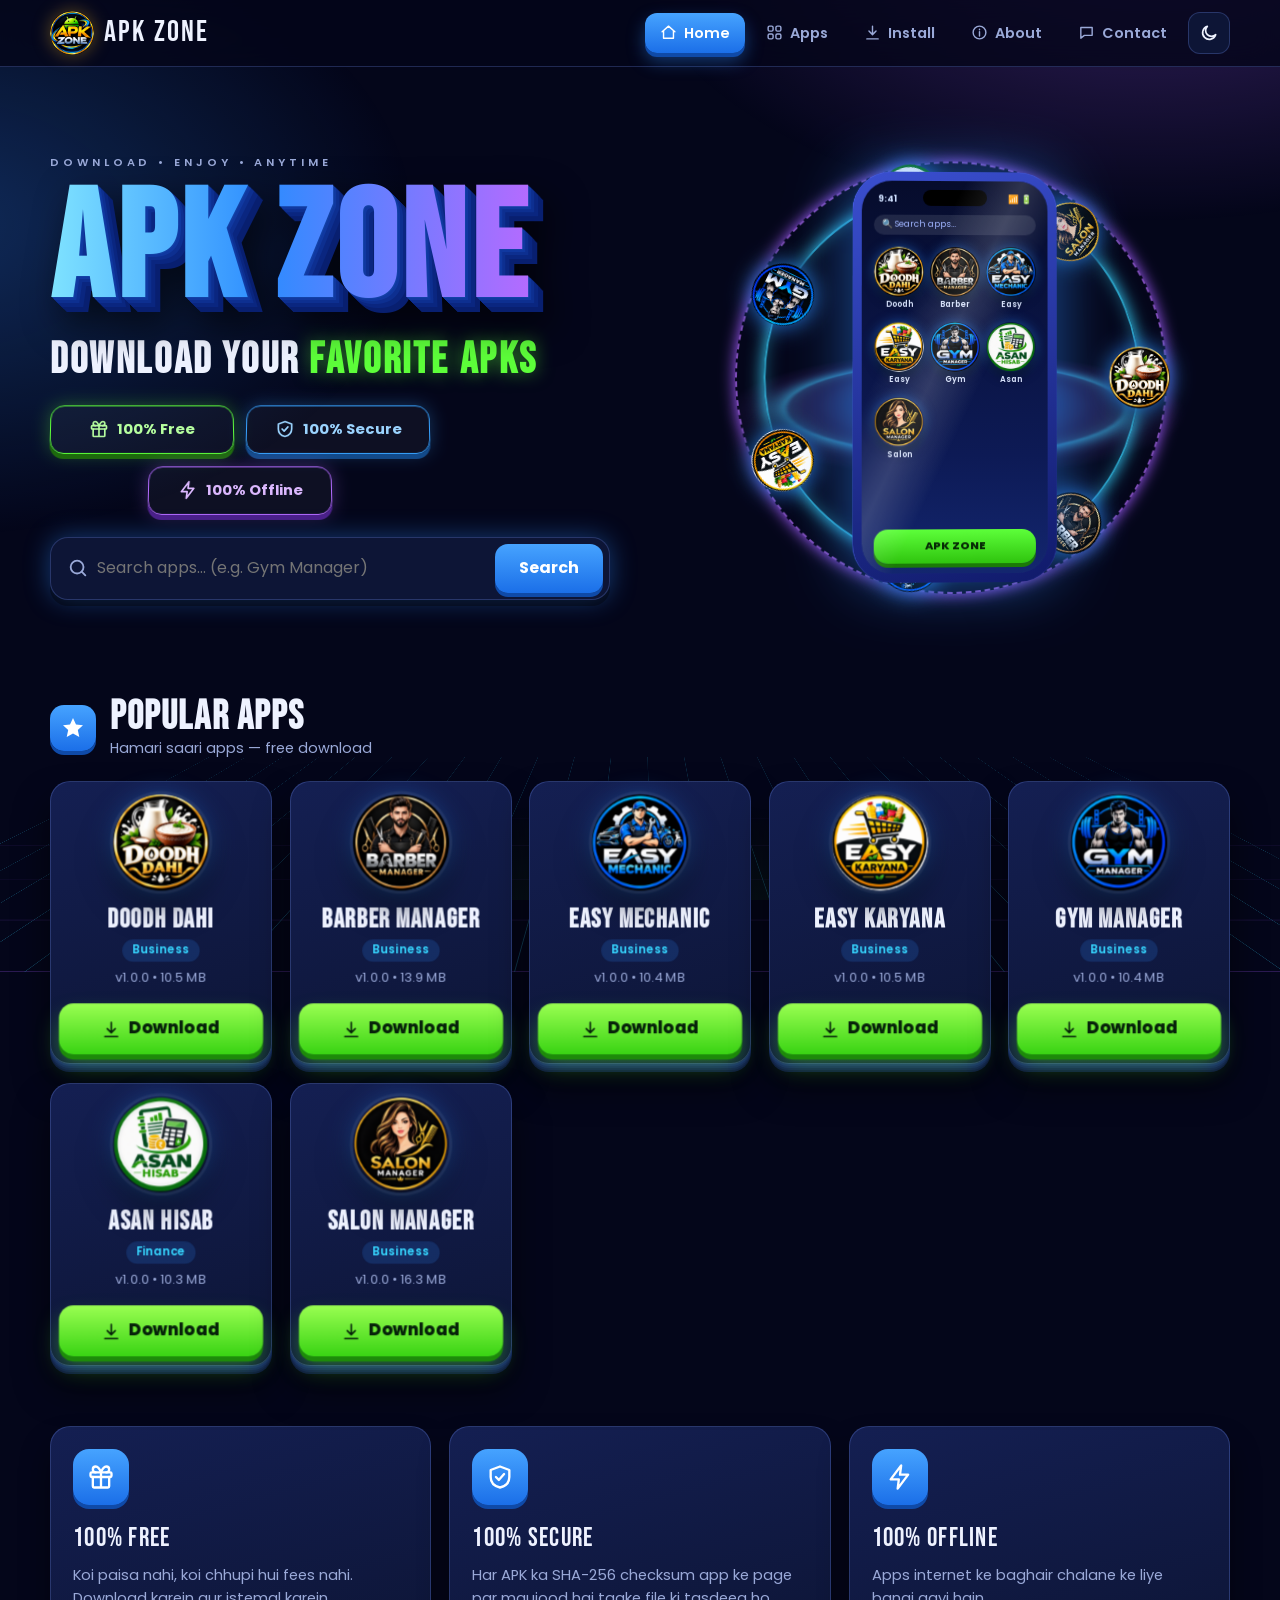
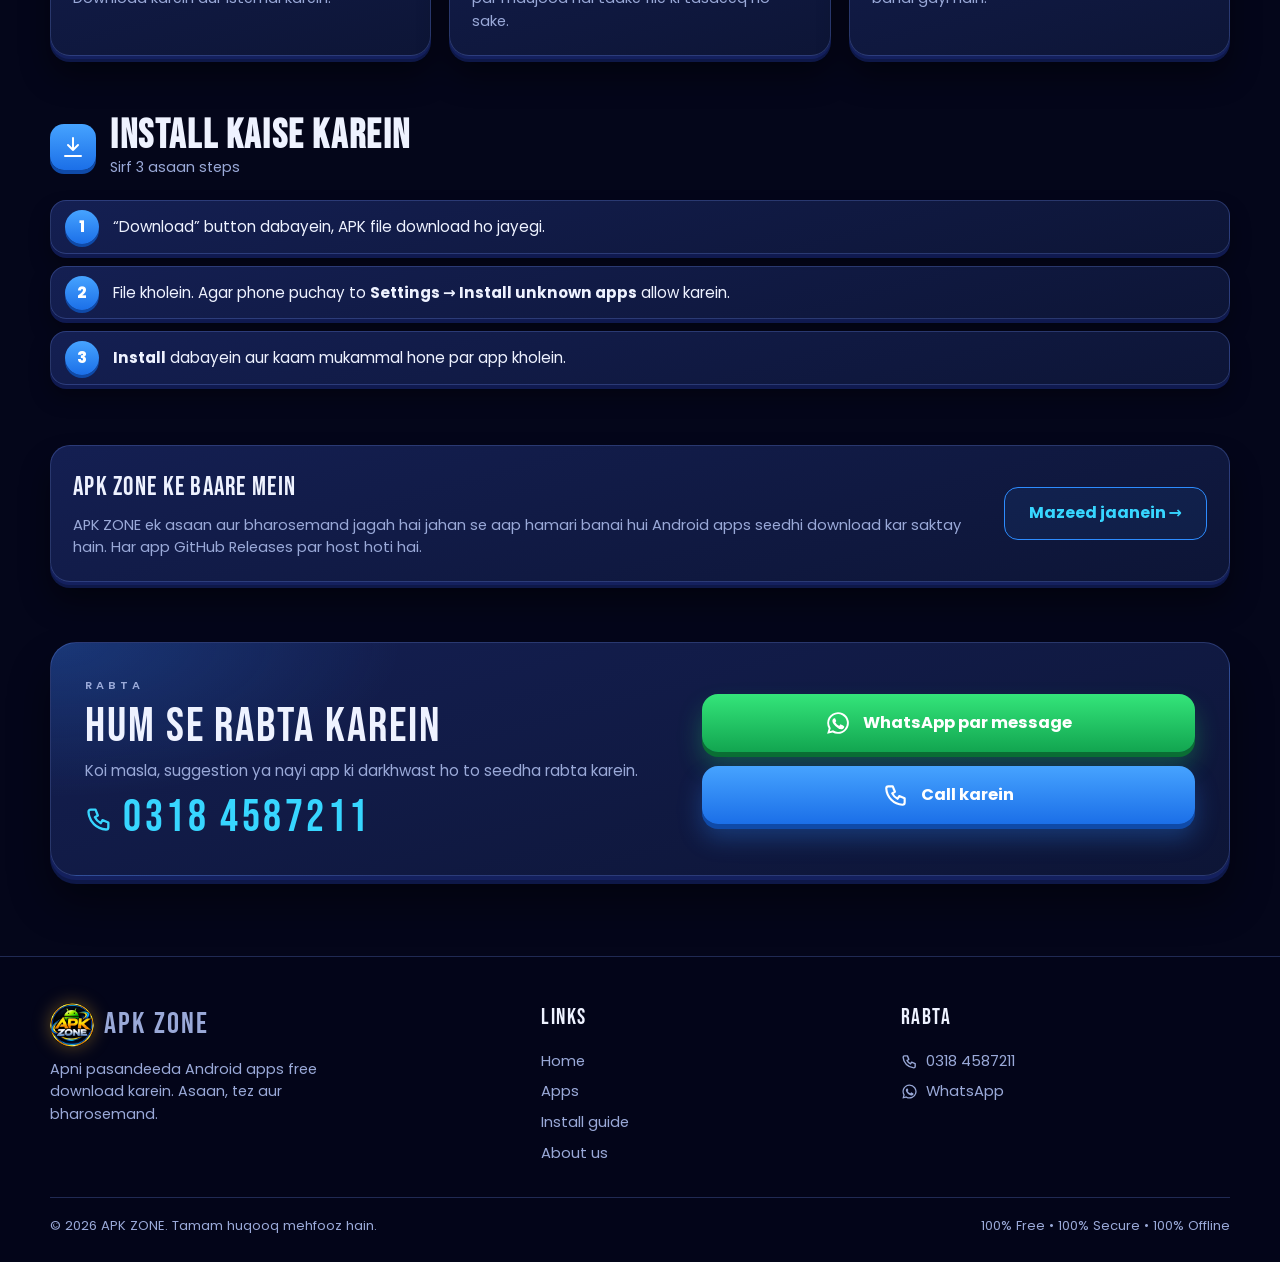
<file: index.html>
<!doctype html>
<html lang="ur-Latn">
<head>
<title>APK ZONE – Download Your Favorite APKs</title>
<meta name="description" content="APK ZONE par apni pasandeeda Android apps free download karein. 100% Free, Secure aur Offline.">
<meta charset="utf-8"><meta name="viewport" content="width=device-width,initial-scale=1">
<meta name="theme-color" content="#050816">
<link rel="icon" href="favicon.png" type="image/png">
<link rel="preconnect" href="https://fonts.googleapis.com"><link rel="preconnect" href="https://fonts.gstatic.com" crossorigin>
<link href="https://fonts.googleapis.com/css2?family=Bebas+Neue&family=Poppins:wght@400;500;600;700&display=swap" rel="stylesheet">
<link rel="stylesheet" href="style.css">
</head>
<body data-page="home">
<main>
<div class="wrap">
  <div class="hero">
    <div class="hero-text">
      <p class="tag">Download • Enjoy • Anytime</p>
      <h1><span class="grad">APK ZONE</span></h1>
      <h2>Download Your <em>Favorite APKs</em></h2>
      <div class="pills"><span class="pill free"><i data-ic="gift"></i>100% Free</span><span class="pill sec"><i data-ic="shield"></i>100% Secure</span><span class="pill off"><i data-ic="bolt"></i>100% Offline</span></div>
      <form class="search" id="sform" role="search"><i data-ic="search"></i><input id="q" type="search" placeholder="Search apps… (e.g. Gym Manager)" aria-label="Search apps"><button>Search</button></form>
    </div>
    <div class="stage" id="stage"><div class="scene"><div class="floor"></div>
      <div class="rig" id="rig"><div class="orbit" id="orbit"></div><div class="phone3d" id="phone"></div></div></div></div>
  </div>

  <section id="apps">
    <div class="sec-head"><span class="star"><i data-ic="star"></i></span><div><h2>Popular Apps</h2><p>Hamari saari apps — free download</p></div></div>
    <div class="grid" id="grid"></div>
  </section>

  <section>
    <div class="feat">
      <div class="box"><div class="ic"><i data-ic="gift"></i></div><h3>100% Free</h3><p>Koi paisa nahi, koi chhupi hui fees nahi. Download karein aur istemal karein.</p></div>
      <div class="box"><div class="ic"><i data-ic="shield"></i></div><h3>100% Secure</h3><p>Har APK ka SHA-256 checksum app ke page par maujood hai taake file ki tasdeeq ho sake.</p></div>
      <div class="box"><div class="ic"><i data-ic="bolt"></i></div><h3>100% Offline</h3><p>Apps internet ke baghair chalane ke liye banai gayi hain.</p></div>
    </div>
  </section>

  <section id="install"><div class="sec-head"><span class="star"><i data-ic="steps"></i></span><div><h2>Install kaise karein</h2><p>Sirf 3 asaan steps</p></div></div><div id="steps"></div></section>

  <section id="about"><div class="box about-teaser"><div><h3>APK ZONE ke baare mein</h3>
    <p>APK ZONE ek asaan aur bharosemand jagah hai jahan se aap hamari banai hui Android apps seedhi download kar saktay hain. Har app GitHub Releases par host hoti hai.</p></div>
    <a class="btn ghost" href="about.html">Mazeed jaanein →</a></div></section>

  <section id="contact"><div id="contact-box"></div></section>
</div>
</main>
<script src="main.js"></script>
</body></html>
</file>
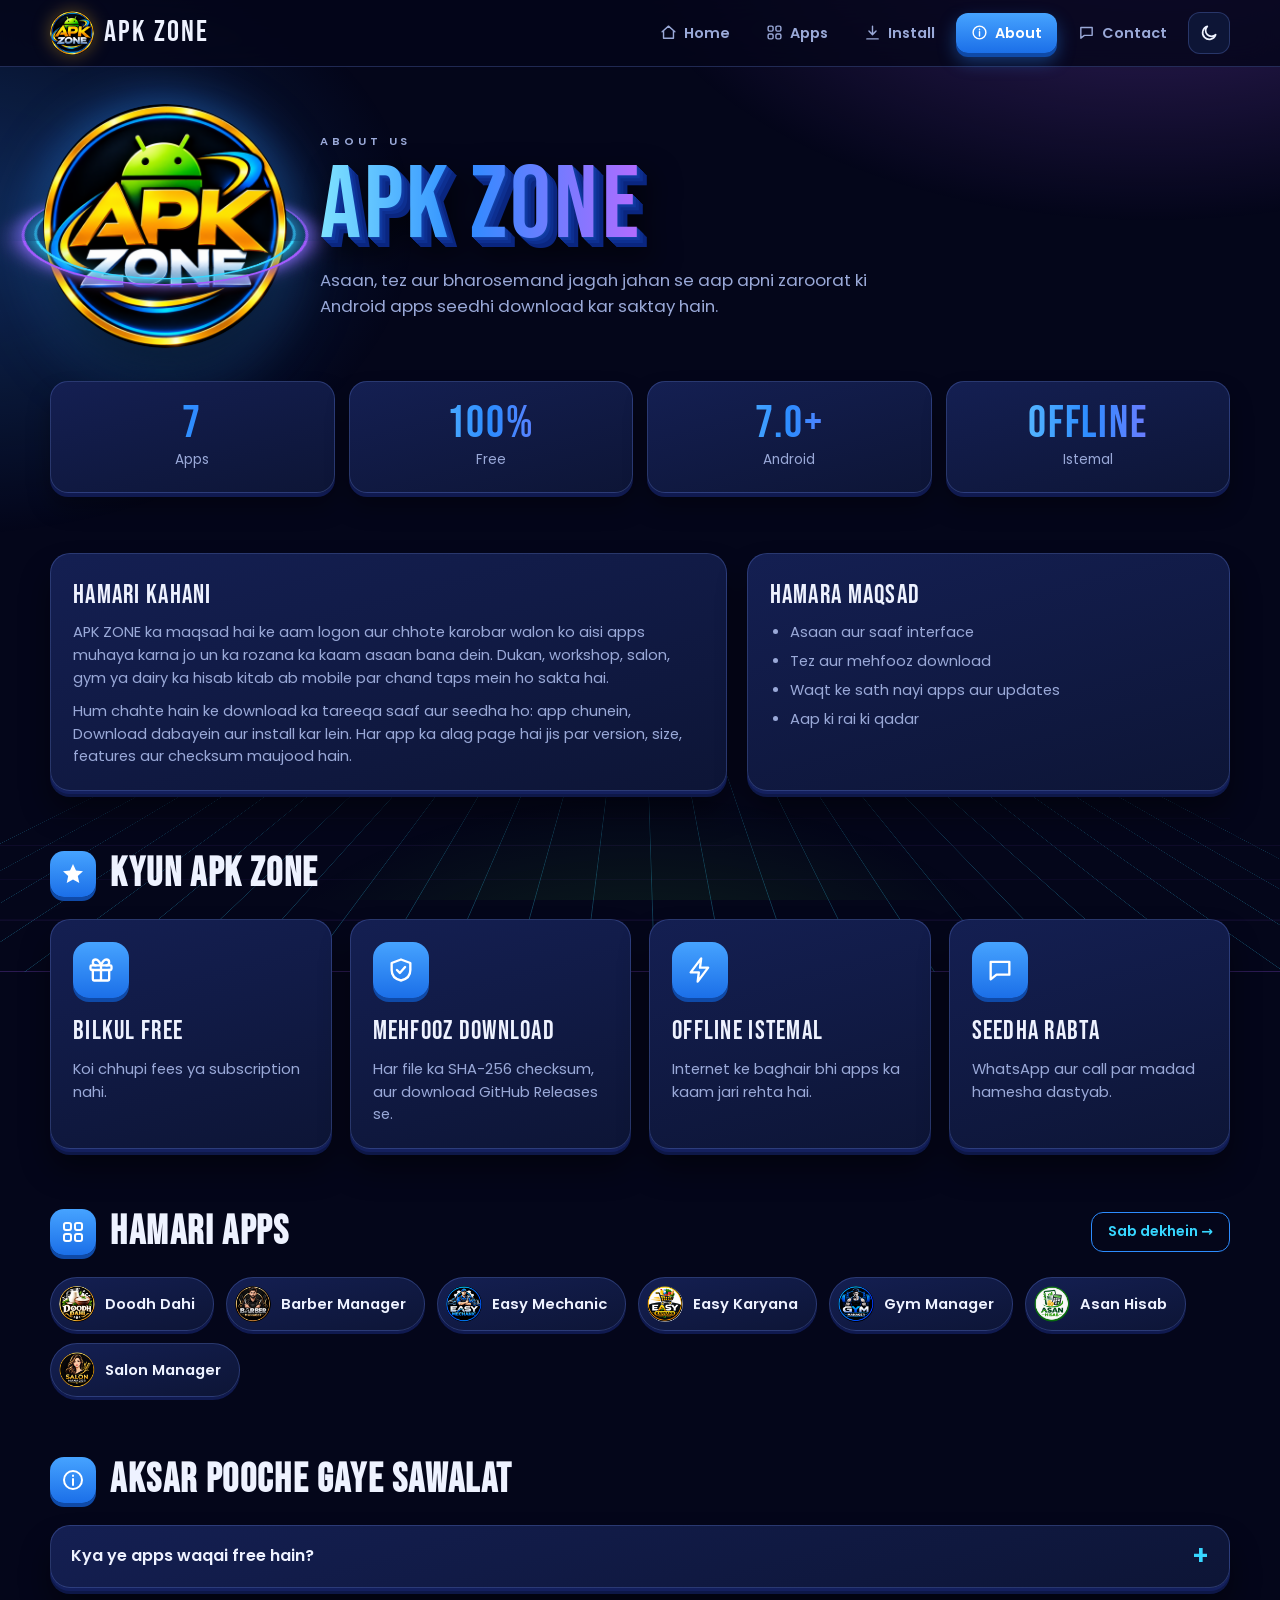
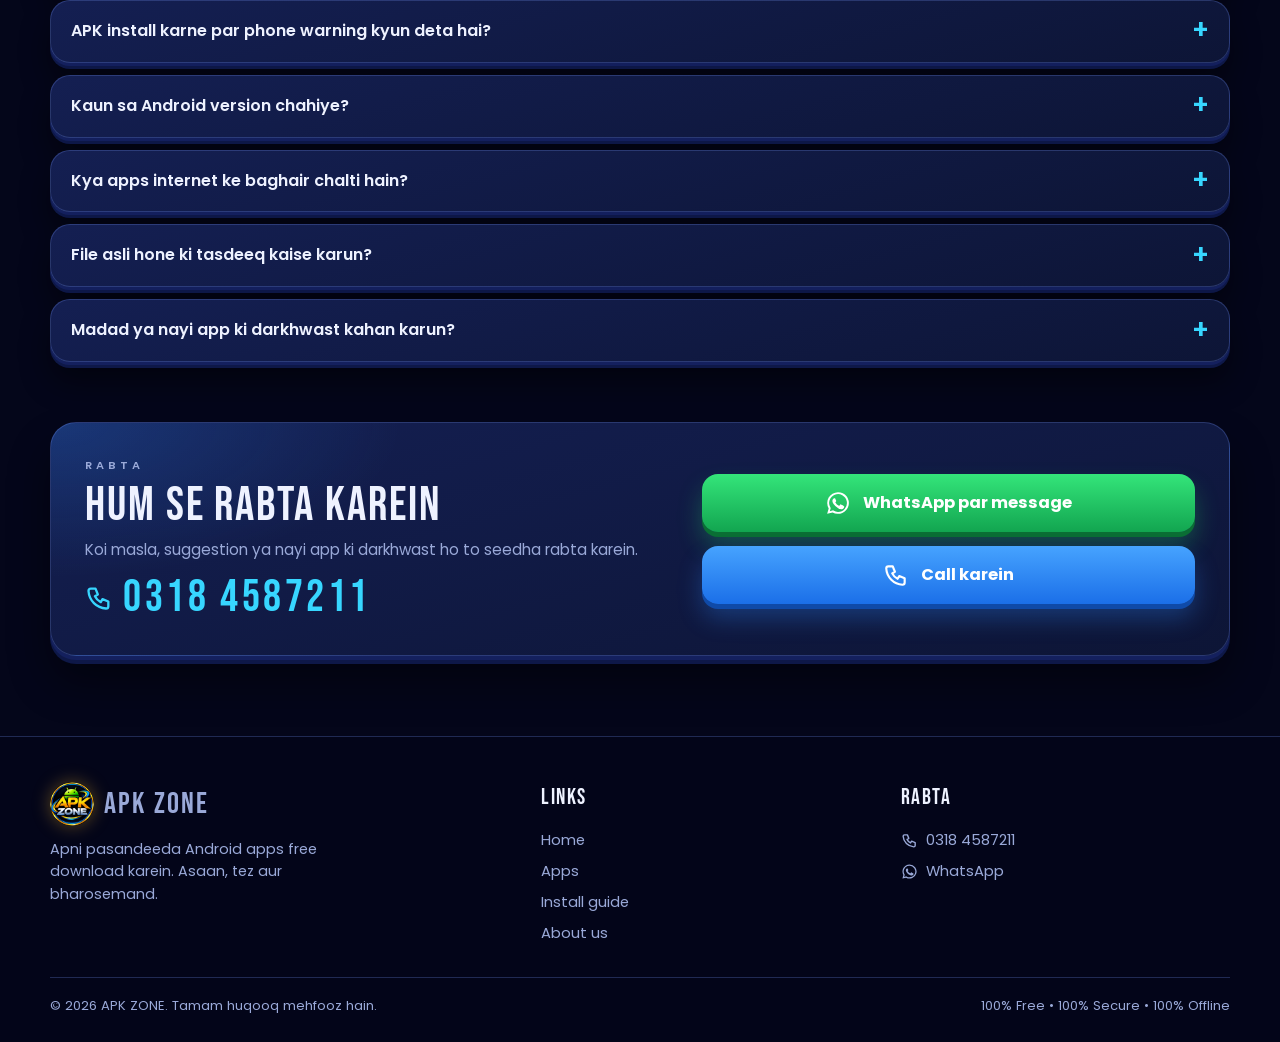
<file: about.html>
<!doctype html>
<html lang="ur-Latn">
<head>
<title>About Us – APK ZONE</title>
<meta name="description" content="APK ZONE ke baare mein: hamara maqsad, hamari apps aur aap ki madad.">
<meta charset="utf-8"><meta name="viewport" content="width=device-width,initial-scale=1">
<meta name="theme-color" content="#050816">
<link rel="icon" href="favicon.png" type="image/png">
<link rel="preconnect" href="https://fonts.googleapis.com"><link rel="preconnect" href="https://fonts.gstatic.com" crossorigin>
<link href="https://fonts.googleapis.com/css2?family=Bebas+Neue&family=Poppins:wght@400;500;600;700&display=swap" rel="stylesheet">
<link rel="stylesheet" href="style.css">
</head>
<body data-page="about"><main id="main"></main><script src="main.js"></script></body></html>
</file>
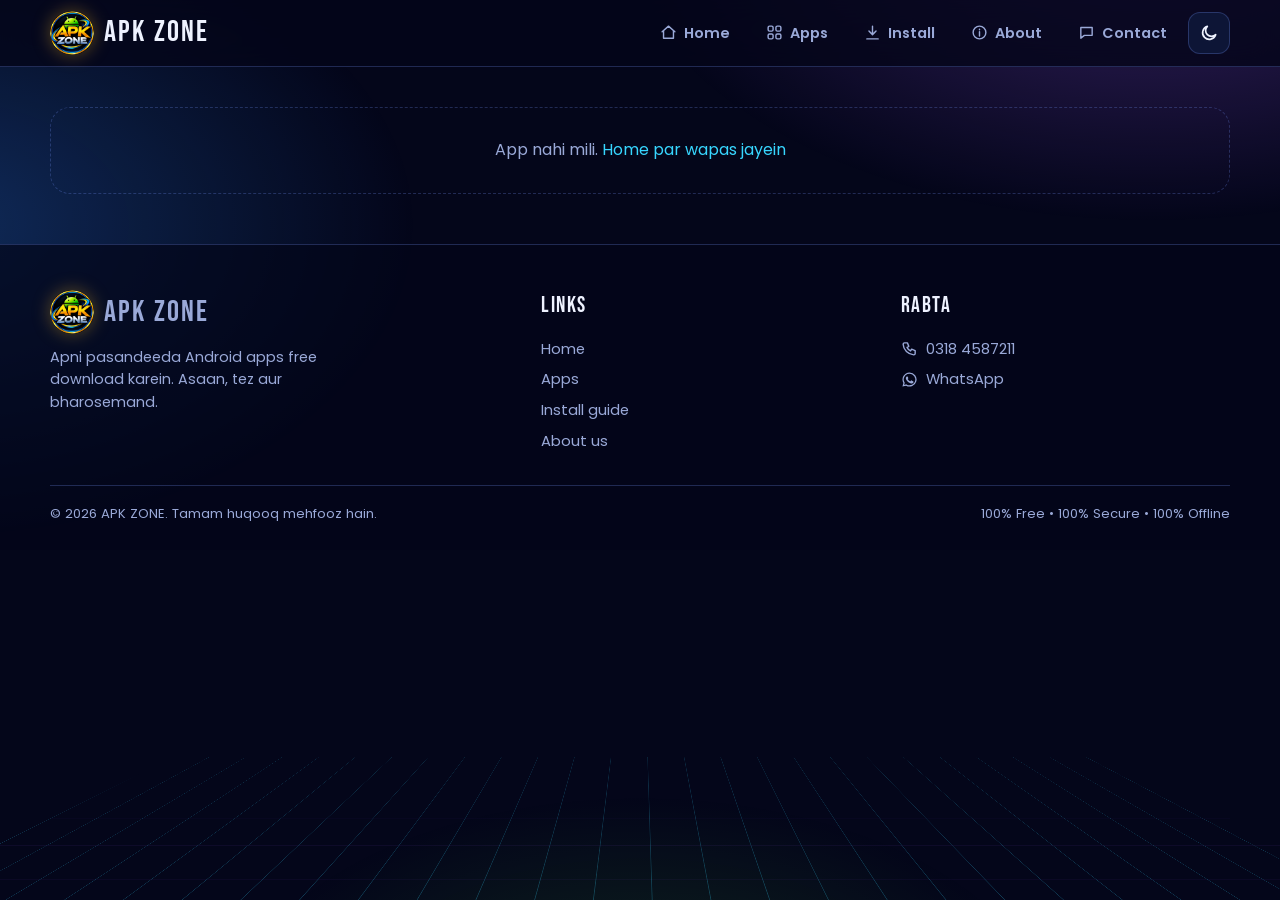
<file: app.html>
<!doctype html>
<html lang="ur-Latn">
<head>
<title>App – APK ZONE</title>
<meta charset="utf-8"><meta name="viewport" content="width=device-width,initial-scale=1">
<meta name="theme-color" content="#050816">
<link rel="icon" href="favicon.png" type="image/png">
<link rel="preconnect" href="https://fonts.googleapis.com"><link rel="preconnect" href="https://fonts.gstatic.com" crossorigin>
<link href="https://fonts.googleapis.com/css2?family=Bebas+Neue&family=Poppins:wght@400;500;600;700&display=swap" rel="stylesheet">
<link rel="stylesheet" href="style.css">
</head>
<body data-page="app"><main id="main"></main><script src="main.js"></script></body></html>
</file>
<file: style.css>
:root{
  --bg:#04061a; --bg2:#0a1030; --card:#0d1536; --card2:#141f52;
  --line:rgba(120,150,255,.25); --text:#eef2ff; --muted:#9aa9d8;
  --blue:#2d8cff; --cyan:#37d6ff; --green:#5dff3a; --purple:#a45bff; --gold:#ffc83d;
  --glow:0 0 26px rgba(45,140,255,.4); --radius:20px;
}
:root[data-theme="light"]{
  --bg:#eef2ff; --bg2:#dfe7ff; --card:#ffffff; --card2:#f2f5ff;
  --line:rgba(40,70,160,.22); --text:#0c1638; --muted:#4f5f8f; --glow:0 8px 26px rgba(45,100,255,.18);
}
*{box-sizing:border-box;margin:0;padding:0}
html{scroll-behavior:smooth;overflow-x:hidden}
body{font-family:'Poppins',system-ui,-apple-system,'Segoe UI',Roboto,sans-serif;background:var(--bg);color:var(--text);line-height:1.55;overflow-x:clip;min-height:100vh;width:100%;position:relative}
body::before{content:"";position:fixed;inset:0;z-index:-2;pointer-events:none;
  background:radial-gradient(900px 520px at 90% -10%,rgba(164,91,255,.32),transparent 60%),
   radial-gradient(800px 520px at -5% 25%,rgba(45,140,255,.28),transparent 60%),
   radial-gradient(700px 400px at 50% 115%,rgba(93,255,58,.14),transparent 60%)}
a{color:inherit;text-decoration:none}
img{max-width:100%;display:block}
.wrap{width:min(1180px,100% - 32px);margin-inline:auto}
.grad{background:linear-gradient(90deg,#7fe3ff,#2d8cff 45%,#b46bff);-webkit-background-clip:text;background-clip:text;color:transparent}

/* animated 3D grid floor behind whole site */
.bgfx{position:fixed;left:-20%;right:-20%;bottom:-8vh;height:55vh;z-index:-1;pointer-events:none;perspective:500px;opacity:.55;
  -webkit-mask-image:linear-gradient(to top,#000 10%,transparent 90%);mask-image:linear-gradient(to top,#000 10%,transparent 90%)}
.bgfx i{position:absolute;inset:0;transform:rotateX(68deg);transform-origin:50% 100%;
  background:repeating-linear-gradient(90deg,rgba(55,214,255,.5) 0 1px,transparent 1px 70px),repeating-linear-gradient(0deg,rgba(164,91,255,.5) 0 1px,transparent 1px 70px);
  animation:grid 3s linear infinite}
@keyframes grid{to{background-position:0 70px,0 70px}}
:root[data-theme="light"] .bgfx{opacity:.18}

/* header */
header.nav{position:sticky;top:0;z-index:60;backdrop-filter:blur(16px);-webkit-backdrop-filter:blur(16px);background:color-mix(in srgb,var(--bg) 80%,transparent);border-bottom:1px solid var(--line);width:100%}
.nav-in{display:flex;align-items:center;gap:14px;height:66px}
.brand{display:flex;align-items:center;gap:10px;font-weight:800;font-size:1.3rem;font-style:italic;letter-spacing:.4px;white-space:nowrap}
.brand img{width:40px;height:40px;border-radius:12px;box-shadow:var(--glow)}
.brand b{color:var(--blue)}
nav.links{margin-left:auto;display:flex;align-items:center;gap:6px}
nav.links a{padding:9px 15px;border-radius:12px;font-weight:600;font-size:.9rem;color:var(--muted);transition:.2s;white-space:nowrap}
nav.links a:hover{color:var(--text);background:var(--card)}
nav.links a.active{background:linear-gradient(180deg,#46a3ff,#1b6fe8);color:#fff;box-shadow:0 4px 0 #0f4aa8,0 8px 18px rgba(45,140,255,.4)}
.icon-btn{border:1px solid var(--line);background:var(--card);color:var(--text);width:42px;height:42px;border-radius:12px;cursor:pointer;font-size:1.1rem;display:grid;place-items:center;flex:none}
.burger{display:none;margin-left:auto}
@media(max-width:860px){
  .burger{display:grid}
  nav.links{position:fixed;top:66px;left:0;right:0;margin:0;padding:14px 16px 20px;background:color-mix(in srgb,var(--bg2) 96%,#000);border-bottom:1px solid var(--line);
    display:none;grid-template-columns:1fr 1fr;gap:10px;box-shadow:0 24px 40px rgba(0,0,0,.5)}
  nav.links.open{display:grid;animation:drop .25s ease}
  nav.links a{background:var(--card);border:1px solid var(--line);text-align:center;padding:14px 8px;font-size:.95rem;color:var(--text)}
  nav.links .icon-btn{width:100%;grid-column:1/-1}
}
@keyframes drop{from{opacity:0;transform:translateY(-10px)}}

/* ---------- HERO 3D ---------- */
.hero{position:relative;padding:40px 0 20px;display:grid;grid-template-columns:minmax(0,1.05fr) minmax(0,.95fr);gap:20px;align-items:center}
.hero>*{min-width:0}
.tag{letter-spacing:.35em;font-size:.7rem;color:var(--muted);font-weight:600;margin-bottom:8px;text-transform:uppercase}
.hero h1{font-size:clamp(3.2rem,9vw,5.8rem);line-height:.95;font-weight:800;font-style:italic;letter-spacing:-1px;
  filter:drop-shadow(1px 1px 0 #1241a6) drop-shadow(2px 2px 0 #1038a0) drop-shadow(3px 3px 0 #0d2f90) drop-shadow(4px 4px 0 #0a2680) drop-shadow(5px 5px 0 #081f70) drop-shadow(8px 14px 18px rgba(0,0,0,.6))}
.hero h1 .z{display:block}
.hero h2{font-size:clamp(1.3rem,3.2vw,2rem);font-weight:700;margin:20px 0 18px}
.hero h2 em{font-style:normal;color:var(--green);text-shadow:0 0 18px rgba(93,255,58,.5)}
.pills{display:flex;flex-wrap:wrap;gap:10px;margin-bottom:22px}
.pill{display:flex;align-items:center;gap:8px;padding:9px 15px;border-radius:14px;font-weight:700;font-size:.88rem;border:1.5px solid;background:rgba(255,255,255,.04);transform:perspective(500px) rotateX(8deg);box-shadow:0 5px 0 rgba(0,0,0,.35)}
.pill.free{border-color:#5dff3a;color:#b6ff9f;box-shadow:0 5px 0 #1d6a0c,0 0 18px rgba(93,255,58,.3)}
.pill.sec{border-color:#37a2ff;color:#9bd4ff;box-shadow:0 5px 0 #124a8a,0 0 18px rgba(55,162,255,.3)}
.pill.off{border-color:#b36bff;color:#dcb8ff;box-shadow:0 5px 0 #4a208a,0 0 18px rgba(179,107,255,.3)}
:root[data-theme="light"] .pill.free{color:#1c7a05}:root[data-theme="light"] .pill.sec{color:#0b5fb8}:root[data-theme="light"] .pill.off{color:#6a22b8}
.search{display:flex;align-items:center;gap:8px;background:var(--card);border:1.5px solid var(--line);border-radius:18px;padding:6px 6px 6px 16px;box-shadow:0 6px 0 rgba(0,0,0,.35),var(--glow);width:100%;max-width:560px}
.search:focus-within{border-color:var(--blue)}
.search input{flex:1;min-width:0;background:none;border:0;outline:0;color:var(--text);font:inherit;font-size:1rem;padding:11px 0}
.search button{flex:none;border:0;cursor:pointer;color:#fff;font:inherit;font-weight:700;padding:12px 20px;border-radius:13px;background:linear-gradient(180deg,#46a3ff,#1b6fe8);box-shadow:0 4px 0 #0f4aa8;white-space:nowrap}
.search button:active{transform:translateY(3px);box-shadow:0 1px 0 #0f4aa8}

.stage{position:relative;height:540px;display:grid;place-items:center;touch-action:pan-y;user-select:none;-webkit-user-select:none}
.scene{position:relative;width:460px;height:520px;perspective:1100px;transform:scale(var(--s,1));flex:none}
.floor{position:absolute;left:50%;bottom:0;width:470px;height:470px;margin-left:-235px;border-radius:50%;transform:rotateX(76deg);
  background:radial-gradient(circle,rgba(45,140,255,.6),rgba(164,91,255,.18) 50%,transparent 68%);filter:blur(2px)}
.floor::after{content:"";position:absolute;inset:14%;border-radius:50%;border:2px solid rgba(55,214,255,.6);box-shadow:0 0 30px var(--cyan),inset 0 0 30px rgba(55,214,255,.4)}
.rig{position:absolute;inset:0;transform-style:preserve-3d;transform:rotateX(var(--rx,-6deg)) rotateY(var(--ry,-16deg))}
.phone3d{position:absolute;left:50%;top:50%;width:204px;height:410px;margin:-205px 0 0 -102px;transform-style:preserve-3d}
.pl{position:absolute;inset:0;border-radius:38px;background:linear-gradient(160deg,#2c3fa8,#0b1450);border:2px solid #5b74ff;transform:translateZ(var(--z))}
.pf{position:absolute;inset:0;border-radius:38px;background:linear-gradient(160deg,#3a4fd0,#101a6a);padding:9px;transform:translateZ(1px);transform-style:preserve-3d;box-shadow:0 0 60px rgba(45,140,255,.55)}
.screen{height:100%;border-radius:30px;background:linear-gradient(180deg,#060c2c,#0d1a55 70%,#13266f);padding:30px 12px 10px;overflow:hidden;position:relative;transform-style:preserve-3d;display:flex;flex-direction:column}
.screen::before{content:"";position:absolute;top:9px;left:50%;width:64px;height:16px;margin-left:-32px;border-radius:12px;background:#000;z-index:3}
.screen::after{content:"";position:absolute;inset:0;background:linear-gradient(115deg,transparent 28%,rgba(255,255,255,.16) 44%,transparent 58%);pointer-events:none;z-index:4;border-radius:30px}
.sb{display:flex;justify-content:space-between;font-size:.55rem;font-weight:700;color:#cfe0ff;margin:-18px 4px 8px}
.pf .mini-search{height:20px;border-radius:10px;background:rgba(255,255,255,.1);margin-bottom:12px;font-size:.55rem;color:#9fb4ff;display:flex;align-items:center;padding-left:8px}
.icons{display:grid;grid-template-columns:repeat(3,1fr);gap:11px 6px;transform-style:preserve-3d}
.icons div{text-align:center;font-size:.5rem;font-weight:600;color:#dbe6ff;transform-style:preserve-3d;transform:translateZ(14px)}
.icons img{width:100%;aspect-ratio:1;border-radius:50%;box-shadow:0 6px 10px rgba(0,0,0,.55),0 0 12px rgba(45,140,255,.5);margin-bottom:2px}
.dock{margin-top:auto;height:34px;border-radius:14px;background:linear-gradient(180deg,#5dff3a,#2fc40e);color:#062a05;font-weight:800;font-size:.7rem;display:grid;place-items:center;box-shadow:0 4px 0 #1b7a07;transform:translateZ(18px)}
.orbit{position:absolute;left:50%;top:48%;width:0;height:0;transform-style:preserve-3d;transform:rotateX(72deg)}
.spin{position:absolute;inset:0;transform-style:preserve-3d;animation:spin 28s linear infinite}
.ringline{position:absolute;border-radius:50%;border:2px solid rgba(55,214,255,.75);box-shadow:0 0 18px var(--cyan),inset 0 0 18px rgba(55,214,255,.35);width:380px;height:380px;left:-190px;top:-190px}
.ringline.r2{width:440px;height:440px;left:-220px;top:-220px;border:2px dashed rgba(180,107,255,.7);box-shadow:0 0 16px var(--purple)}
.it{position:absolute;left:0;top:0;transform-style:preserve-3d;transform:rotateZ(var(--a)) translateX(190px)}
.it img{position:absolute;width:66px;height:66px;left:-33px;top:-33px;border-radius:50%;filter:drop-shadow(0 0 12px rgba(45,140,255,.9)) drop-shadow(0 10px 8px rgba(0,0,0,.5));animation:unspin 28s linear infinite}
@keyframes spin{to{transform:rotateZ(360deg)}}
@keyframes unspin{from{transform:rotateZ(var(--na)) rotateZ(0deg) rotateX(-72deg)}to{transform:rotateZ(var(--na)) rotateZ(-360deg) rotateX(-72deg)}}

.hero-fx{position:absolute;inset:0;perspective:700px;pointer-events:none;z-index:-1}
.cube{position:absolute;width:44px;height:44px;transform-style:preserve-3d;animation:cube 16s linear infinite}
.cube i{position:absolute;inset:0;border:1.5px solid rgba(120,200,255,.8);background:linear-gradient(135deg,rgba(45,140,255,.35),rgba(164,91,255,.3));box-shadow:0 0 14px rgba(55,214,255,.5) inset}
.cube i:nth-child(1){transform:translateZ(22px)}.cube i:nth-child(2){transform:rotateY(90deg) translateZ(22px)}
.cube i:nth-child(3){transform:rotateY(180deg) translateZ(22px)}.cube i:nth-child(4){transform:rotateY(-90deg) translateZ(22px)}
.cube i:nth-child(5){transform:rotateX(90deg) translateZ(22px)}.cube i:nth-child(6){transform:rotateX(-90deg) translateZ(22px)}
.c1{left:44%;top:4%}.c2{right:2%;bottom:6%;width:34px;height:34px;animation-duration:12s}.c3{left:1%;bottom:2%;width:28px;height:28px;animation-duration:20s}
@keyframes cube{to{transform:rotateX(360deg) rotateY(360deg)}}

@media(max-width:900px){
  .hero{grid-template-columns:1fr;padding-top:26px;gap:0}
  .stage{height:calc(520px * var(--s,1) + 10px)}
}
@media(max-width:500px){.scene{--s:.64}.stage{--s:.64}.hero h1{font-size:3.6rem}}
@media(max-width:370px){.scene{--s:.58}.stage{--s:.58}}
@media(min-width:501px) and (max-width:900px){.scene,.stage{--s:.95}}
@media(prefers-reduced-motion:reduce){.spin,.it img,.cube,.bgfx i{animation:none}}

/* sections */
section{padding:30px 0}
.sec-head{display:flex;align-items:center;gap:14px;margin-bottom:22px}
.sec-head .star{font-size:2rem;filter:drop-shadow(0 0 10px var(--gold))}
.sec-head h2{font-size:1.7rem;font-weight:800;line-height:1.1}
.sec-head p{color:var(--muted);font-size:.9rem}
.sec-head .more{margin-left:auto;border:1.5px solid var(--blue);color:var(--cyan);padding:8px 16px;border-radius:12px;font-weight:600;font-size:.88rem;white-space:nowrap}
.grid{display:grid;grid-template-columns:repeat(auto-fill,minmax(210px,1fr));gap:18px}
@media(max-width:560px){.grid{grid-template-columns:repeat(2,minmax(0,1fr));gap:14px}}

.card{position:relative;background:linear-gradient(165deg,var(--card2),var(--card));border:1px solid var(--line);border-radius:var(--radius);padding:18px 12px 14px;text-align:center;
  display:flex;flex-direction:column;align-items:center;gap:6px;transform-style:preserve-3d;
  transform:perspective(900px) rotateX(var(--cx,0deg)) rotateY(var(--cy,0deg));transition:transform .18s ease-out,box-shadow .25s;will-change:transform;
  box-shadow:0 2px 0 #18286e,0 4px 0 #142160,0 6px 0 #101a50,0 8px 0 #0c1440,0 22px 34px rgba(0,0,0,.55)}
:root[data-theme="light"] .card{box-shadow:0 2px 0 #c9d4ff,0 4px 0 #bac7fb,0 6px 0 #aab9f4,0 18px 28px rgba(40,70,160,.25)}
.card:hover{box-shadow:0 2px 0 #1d33a0,0 4px 0 #182a88,0 6px 0 #122070,0 8px 0 #0e1858,0 26px 44px rgba(45,140,255,.4);border-color:var(--blue)}
.card::after{content:"";position:absolute;inset:0;border-radius:inherit;pointer-events:none;background:radial-gradient(240px circle at var(--mx,50%) var(--my,0%),rgba(255,255,255,.16),transparent 60%);opacity:0;transition:opacity .2s}
.card:hover::after{opacity:1}
.card .lg{display:block;transform:translateZ(40px);filter:drop-shadow(0 14px 12px rgba(0,0,0,.55))}
.card img{width:92px;height:92px;border-radius:50%;box-shadow:0 0 0 3px rgba(255,255,255,.06),0 0 24px rgba(45,140,255,.35)}
.card h3{font-size:1.05rem;font-weight:700;margin-top:8px;transform:translateZ(28px)}
.card .meta{color:var(--muted);font-size:.8rem;transform:translateZ(14px)}
.card .cat{font-size:.7rem;padding:2px 10px;border-radius:99px;background:rgba(45,140,255,.18);color:var(--cyan);font-weight:600;transform:translateZ(18px)}
.dl{display:inline-flex;align-items:center;justify-content:center;gap:8px;width:100%;margin-top:8px;padding:12px 14px;border-radius:14px;border:0;cursor:pointer;font:inherit;font-weight:800;color:#06210a;
  background:linear-gradient(180deg,#9bff52,#3ad414);box-shadow:0 5px 0 #1d8a0a,0 12px 22px rgba(93,255,58,.35);transition:.12s;transform:translateZ(36px);position:relative}
.dl:hover{filter:brightness(1.08)}
.dl:active{transform:translateZ(36px) translateY(4px);box-shadow:0 1px 0 #1d8a0a,0 4px 10px rgba(93,255,58,.3)}
.dl.big{width:auto;padding:15px 34px;font-size:1.1rem;border-radius:18px;transform:none}
.dl.big:active{transform:translateY(4px)}
.empty{color:var(--muted);padding:30px;text-align:center;border:1px dashed var(--line);border-radius:var(--radius)}

/* reveal */
.rv{opacity:0;translate:0 44px;scale:.96;transition:opacity .6s ease,translate .6s cubic-bezier(.2,.8,.2,1),scale .6s}
.rv.in{opacity:1;translate:0 0;scale:1}

.feat{display:grid;grid-template-columns:repeat(auto-fit,minmax(230px,1fr));gap:18px}
.box{background:linear-gradient(165deg,var(--card2),var(--card));border:1px solid var(--line);border-radius:var(--radius);padding:22px;box-shadow:0 3px 0 #14205e,0 6px 0 #0e1848,0 20px 30px rgba(0,0,0,.45)}
:root[data-theme="light"] .box{box-shadow:0 3px 0 #c9d4ff,0 6px 0 #b4c2fb,0 16px 26px rgba(40,70,160,.2)}
.box .ic{font-size:2.2rem;margin-bottom:6px;display:inline-block;filter:drop-shadow(0 8px 6px rgba(0,0,0,.5));animation:bob 4s ease-in-out infinite}
@keyframes bob{50%{transform:translateY(-6px) rotate(6deg)}}
.box h3{font-size:1.05rem;margin-bottom:4px}
.box p,.box li{color:var(--muted);font-size:.92rem}
ol.steps{counter-reset:s;list-style:none;display:grid;gap:12px}
ol.steps li{counter-increment:s;position:relative;padding:14px 16px 14px 62px;background:linear-gradient(165deg,var(--card2),var(--card));border:1px solid var(--line);border-radius:16px;font-size:.95rem;box-shadow:0 4px 0 #101a50,0 12px 20px rgba(0,0,0,.35)}
ol.steps li::before{content:counter(s);position:absolute;left:14px;top:50%;transform:translateY(-50%);width:34px;height:34px;border-radius:50%;display:grid;place-items:center;font-weight:800;background:linear-gradient(180deg,#46a3ff,#1b6fe8);color:#fff;box-shadow:0 3px 0 #0f4aa8}

/* detail */
.crumb{color:var(--muted);font-size:.88rem;padding:22px 0 0}.crumb a{color:var(--cyan)}
.d-head{display:grid;grid-template-columns:auto minmax(0,1fr);gap:30px;align-items:center;padding:26px 0}
.d-logo{position:relative;width:190px;height:190px;perspective:700px;transform-style:preserve-3d}
.d-logo .halo{position:absolute;inset:-14px;border-radius:50%;border:3px solid var(--cyan);box-shadow:0 0 26px var(--cyan),inset 0 0 26px rgba(55,214,255,.4);transform:rotateX(70deg);animation:halo 6s linear infinite}
.d-logo .halo.h2{border-color:var(--purple);box-shadow:0 0 26px var(--purple);animation-duration:9s;animation-direction:reverse;inset:-26px}
@keyframes halo{from{transform:rotateX(70deg) rotateZ(0)}to{transform:rotateX(70deg) rotateZ(360deg)}}
.d-logo .in3d{position:absolute;inset:0;transform-style:preserve-3d;transform:rotateX(var(--cx,0deg)) rotateY(var(--cy,0deg));transition:transform .18s ease-out}
.d-logo img{width:100%;height:100%;border-radius:50%;transform:translateZ(40px);filter:drop-shadow(0 26px 20px rgba(0,0,0,.6)) drop-shadow(0 0 22px rgba(45,140,255,.6))}
.d-head h1{font-size:clamp(1.9rem,5vw,2.9rem);font-weight:800;line-height:1.1;filter:drop-shadow(2px 3px 0 rgba(0,0,0,.4))}
.d-head .tl{color:var(--muted);margin:6px 0 16px}
.d-head .row{display:flex;flex-wrap:wrap;gap:12px;align-items:center}
.note{font-size:.82rem;color:var(--muted)}
@media(max-width:620px){.d-head{grid-template-columns:1fr;text-align:center;justify-items:center}.d-head .row{justify-content:center}.d-logo{width:150px;height:150px}}
.info{display:grid;grid-template-columns:repeat(auto-fit,minmax(140px,1fr));gap:12px}
.info div{background:linear-gradient(165deg,var(--card2),var(--card));border:1px solid var(--line);border-radius:16px;padding:14px;text-align:center;box-shadow:0 4px 0 #101a50,0 12px 18px rgba(0,0,0,.35)}
.info small{display:block;color:var(--muted);font-size:.76rem}.info b{font-size:1rem}
.two{display:grid;grid-template-columns:minmax(0,1.4fr) minmax(0,1fr);gap:20px}
@media(max-width:820px){.two{grid-template-columns:1fr}}
.box ul{padding-left:20px;display:grid;gap:6px}.box p+p{margin-top:10px}
.hash{font-family:ui-monospace,Menlo,monospace;font-size:.74rem;word-break:break-all;color:var(--muted)}
.shots{display:flex;gap:14px;overflow-x:auto;padding:6px 2px 14px;scroll-snap-type:x mandatory;perspective:900px}
.shots img{height:420px;width:auto;border-radius:20px;border:1px solid var(--line);cursor:zoom-in;scroll-snap-align:start;background:var(--card);box-shadow:0 10px 0 #101a50,0 24px 30px rgba(0,0,0,.5)}
.lightbox{position:fixed;inset:0;background:rgba(0,0,0,.92);display:none;place-items:center;z-index:100;padding:20px;cursor:zoom-out}
.lightbox.on{display:grid}.lightbox img{max-height:92vh;border-radius:14px}
footer{margin-top:40px;border-top:1px solid var(--line);padding:30px 0 40px;color:var(--muted);font-size:.9rem;background:color-mix(in srgb,var(--bg) 70%,transparent)}
.f-in{display:flex;flex-wrap:wrap;gap:12px 20px;justify-content:space-between;align-items:center}
.toast{position:fixed;bottom:22px;left:50%;transform:translateX(-50%);background:var(--card);border:1px solid var(--blue);padding:12px 20px;border-radius:14px;z-index:200;box-shadow:var(--glow);max-width:90vw}

.icon-btn .lb{display:none}
@media(max-width:860px){.icon-btn .lb{display:inline}.stage{margin-top:-80px;margin-bottom:-20px}}
.it img{max-width:none}

/* ================= v3: professional pass ================= */
:root{--head:'Bebas Neue','Anton','Oswald','Impact','Arial Narrow',sans-serif}
h1,h2,h3,h4,.brand,.bignum,.stats b{font-family:var(--head);font-weight:400;font-style:normal}
svg{flex:none}
.brand{font-size:1.9rem;letter-spacing:.07em;font-style:normal;gap:10px}
.brand img{width:44px;height:44px;border-radius:50%;box-shadow:0 0 18px rgba(255,190,40,.35)}
nav.links a{display:inline-flex;align-items:center;gap:7px}
nav.links a svg{width:17px;height:17px}
nav.links a.active{color:#fff}
.icon-btn svg{width:20px;height:20px}

/* hero */
.hero h1{font-family:var(--head);font-size:clamp(4.2rem,min(21vw,9.5rem),9.5rem);font-style:normal;letter-spacing:.03em;line-height:.95;white-space:nowrap}
.hero h2{font-size:clamp(1.9rem,5.2vw,2.7rem);letter-spacing:.06em;margin:14px 0 22px;line-height:1.05}
.tag{font-family:'Poppins',sans-serif}
.pills{display:grid;grid-template-columns:1fr 1fr;gap:12px;max-width:380px;margin-bottom:22px}
.pill{justify-content:center;padding:12px 8px;font-size:.92rem;white-space:nowrap;gap:8px}
.pill svg{width:20px;height:20px}
.pill:nth-child(3){grid-column:1/-1;justify-self:center;width:calc(50% - 6px)}
.search svg{width:22px;height:22px;color:var(--muted);flex:none}
.search button{padding:12px 24px}
@media(max-width:900px){
  .hero-text{text-align:center}
  .pills,.search{margin-inline:auto}
}

/* 3D orbit now sits behind the phone, centred */
.orbit{top:50%;transform:translateZ(-70px)}
.ringline{width:400px;height:400px;left:-200px;top:-200px}
.ringline.r2{width:460px;height:460px;left:-230px;top:-230px}
.it{transform:rotateZ(var(--a)) translateX(200px)}
@keyframes unspin{from{transform:rotateZ(var(--na))}to{transform:rotateZ(var(--na)) rotateZ(-360deg)}}
@media(max-width:500px){.scene{--s:.72}.stage{--s:.72}}
@media(max-width:370px){.scene{--s:.64}.stage{--s:.64}}
@media(max-width:900px){.stage{margin-top:-30px;margin-bottom:-30px}}

/* headings */
.sec-head h2{font-size:2.5rem;letter-spacing:.04em;line-height:1}
.sec-head .star{display:grid;place-items:center;width:46px;height:46px;border-radius:14px;background:linear-gradient(180deg,#46a3ff,#1b6fe8);color:#fff;font-size:1.5rem;box-shadow:0 4px 0 #0f4aa8;filter:none;flex:none}
.sec-head .star svg{width:24px;height:24px}
.card h3{font-size:1.55rem;letter-spacing:.05em;line-height:1.1}
.box h3{font-size:1.6rem;letter-spacing:.05em;margin-bottom:6px}
.box .ic{width:56px;height:56px;border-radius:16px;display:grid;place-items:center;background:linear-gradient(180deg,#46a3ff,#1b6fe8);color:#fff;box-shadow:0 4px 0 #0f4aa8;animation:none;filter:none;margin-bottom:14px}
.box .ic svg{width:28px;height:28px}
.d-head h1{font-size:clamp(2.8rem,8vw,4.4rem);letter-spacing:.05em;line-height:1}
.dl svg{width:1.15em;height:1.15em}
.dl.big{font-size:1.05rem}

/* buttons */
.btn{display:inline-flex;align-items:center;justify-content:center;gap:8px;padding:13px 24px;border-radius:14px;font-weight:700;white-space:nowrap}
.btn.ghost{border:1.5px solid var(--blue);color:var(--cyan);background:rgba(45,140,255,.08)}
.btn.ghost:hover{background:rgba(45,140,255,.18)}
.about-teaser{display:flex;gap:20px;align-items:center;justify-content:space-between;flex-wrap:wrap}
.about-teaser>div{flex:1 1 320px}

/* contact */
.contact-card{display:grid;grid-template-columns:minmax(0,1.2fr) minmax(0,1fr);gap:26px;align-items:center;padding:34px;border-radius:26px;border:1px solid var(--line);
  background:radial-gradient(500px 220px at 0% 0%,rgba(45,140,255,.22),transparent 70%),linear-gradient(165deg,var(--card2),var(--card));box-shadow:0 4px 0 #14205e,0 8px 0 #0e1848,0 26px 40px rgba(0,0,0,.45)}
.contact-card h2{font-size:clamp(2.2rem,6vw,3rem);letter-spacing:.04em;line-height:1;margin-bottom:8px}
.contact-card .cn{color:var(--muted);font-size:.95rem}
.bignum{display:flex;align-items:center;gap:10px;white-space:nowrap;font-size:clamp(1.9rem,8.5vw,2.8rem);letter-spacing:.08em;color:var(--cyan);margin-top:14px;line-height:1}
.bignum svg{width:28px;height:28px}
.cbtns{display:grid;gap:14px}
.cbtn{display:flex;align-items:center;justify-content:center;gap:12px;padding:16px 20px;border-radius:16px;font-weight:700;font-size:1.02rem;color:#fff;transition:.12s}
.cbtn svg{width:26px;height:26px}
.cbtn.wa{background:linear-gradient(180deg,#34e57a,#12a550);box-shadow:0 5px 0 #0a6e34,0 14px 24px rgba(37,211,102,.3)}
.cbtn.call{background:linear-gradient(180deg,#46a3ff,#1b6fe8);box-shadow:0 5px 0 #0f4aa8,0 14px 24px rgba(45,140,255,.3)}
.cbtn.mail{background:linear-gradient(180deg,#b46bff,#7a2fe0);box-shadow:0 5px 0 #4b1b94}
.cbtn:active{transform:translateY(4px);box-shadow:0 1px 0 rgba(0,0,0,.4)}
@media(max-width:720px){.contact-card{grid-template-columns:1fr;padding:24px 20px;text-align:center}.bignum{justify-content:center}}

/* footer */
footer{padding:44px 0 26px;margin-top:50px}
.f-grid{display:grid;grid-template-columns:1.4fr 1fr 1fr;gap:30px;margin-bottom:28px}
.f-grid h4{font-size:1.4rem;letter-spacing:.07em;color:var(--text);margin-bottom:10px}
.f-grid a:not(.brand){display:flex;align-items:center;gap:8px;color:var(--muted);padding:4px 0;font-size:.92rem}
.f-grid a:not(.brand):hover{color:var(--cyan)}
.f-grid svg{width:17px;height:17px}
.f-about{color:var(--muted);font-size:.9rem;margin-top:10px;max-width:320px}
.f-bot{display:flex;flex-wrap:wrap;gap:8px 20px;justify-content:space-between;border-top:1px solid var(--line);padding-top:18px;font-size:.82rem}
@media(max-width:720px){.f-grid{grid-template-columns:1fr 1fr}.f-grid>div:first-child{grid-column:1/-1}}

/* about page */
.about-hero{display:grid;grid-template-columns:auto minmax(0,1fr);gap:40px;align-items:center;padding:44px 0 10px}
.about-hero h1{font-size:clamp(3.6rem,12vw,6.4rem);line-height:.95;letter-spacing:.03em;filter:drop-shadow(1px 1px 0 #1241a6) drop-shadow(2px 2px 0 #1038a0) drop-shadow(3px 3px 0 #0d2f90) drop-shadow(4px 4px 0 #0a2680) drop-shadow(6px 10px 14px rgba(0,0,0,.6))}
.lead{color:var(--muted);font-size:1.05rem;max-width:580px;margin-top:12px}
.d-logo.big{width:230px;height:230px}
@media(max-width:760px){.about-hero{grid-template-columns:1fr;text-align:center;justify-items:center;gap:24px}.d-logo.big{width:170px;height:170px}}
.stats{display:grid;grid-template-columns:repeat(4,1fr);gap:14px}
.stats div{background:linear-gradient(165deg,var(--card2),var(--card));border:1px solid var(--line);border-radius:18px;padding:20px 10px;text-align:center;box-shadow:0 4px 0 #101a50,0 14px 22px rgba(0,0,0,.35)}
.stats b{display:block;font-size:2.8rem;line-height:1;letter-spacing:.04em;background:linear-gradient(90deg,#7fe3ff,#2d8cff 50%,#b46bff);-webkit-background-clip:text;background-clip:text;color:transparent}
.stats small{color:var(--muted);font-size:.85rem}
@media(max-width:620px){.stats{grid-template-columns:1fr 1fr}}
.chips{display:flex;flex-wrap:wrap;gap:12px}
.chip{display:flex;align-items:center;gap:10px;padding:8px 18px 8px 8px;border-radius:99px;background:linear-gradient(165deg,var(--card2),var(--card));border:1px solid var(--line);font-weight:600;font-size:.92rem;box-shadow:0 3px 0 #101a50;transition:.2s}
.chip:hover{border-color:var(--blue);transform:translateY(-2px)}
.chip img{width:36px;height:36px;border-radius:50%}
.faq{display:grid;gap:12px}
.faq details.box{padding:0}
.faq summary{cursor:pointer;list-style:none;padding:18px 54px 18px 20px;font-weight:600;position:relative}
.faq summary::-webkit-details-marker{display:none}
.faq summary::after{content:"+";position:absolute;right:20px;top:50%;transform:translateY(-50%);font-size:1.6rem;color:var(--cyan);transition:.2s}
.faq details[open] summary::after{content:"–"}
.faq details p{padding:0 20px 18px}
.contact-card{margin-top:0}
</file>
